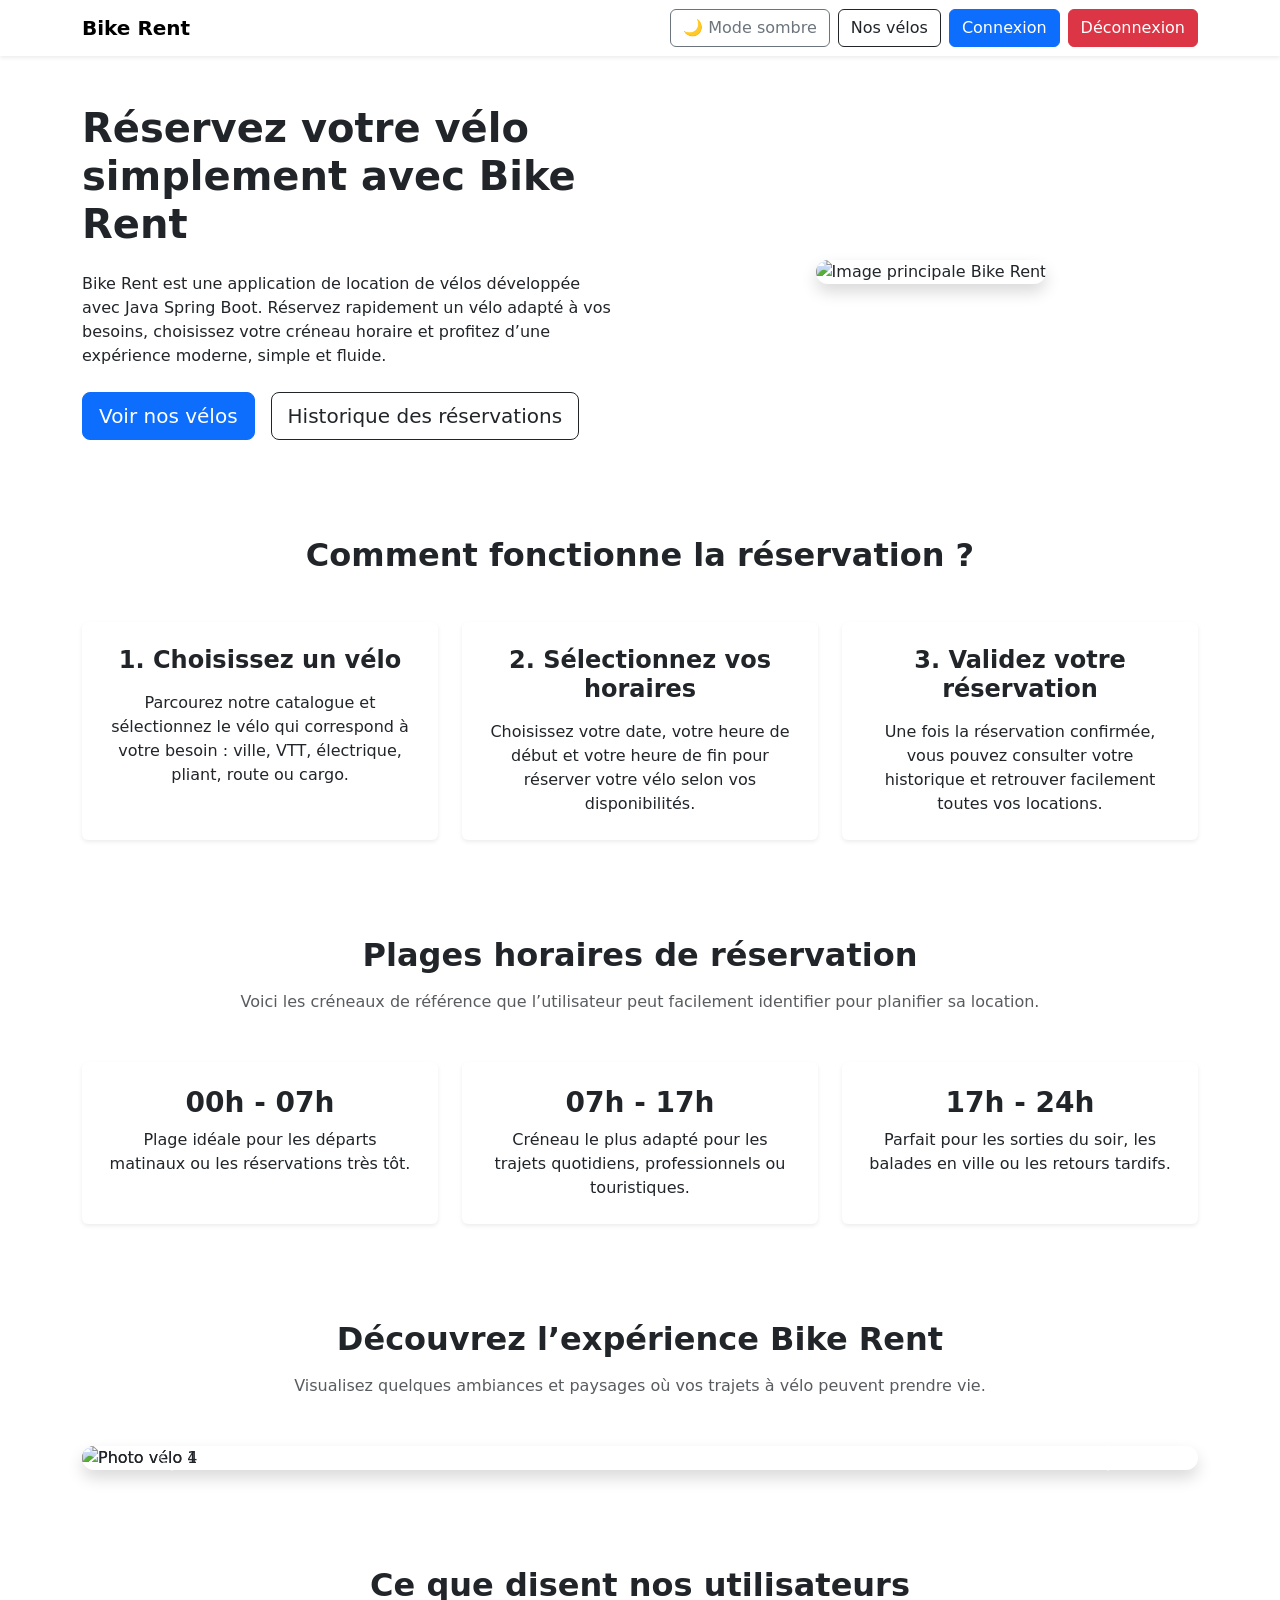
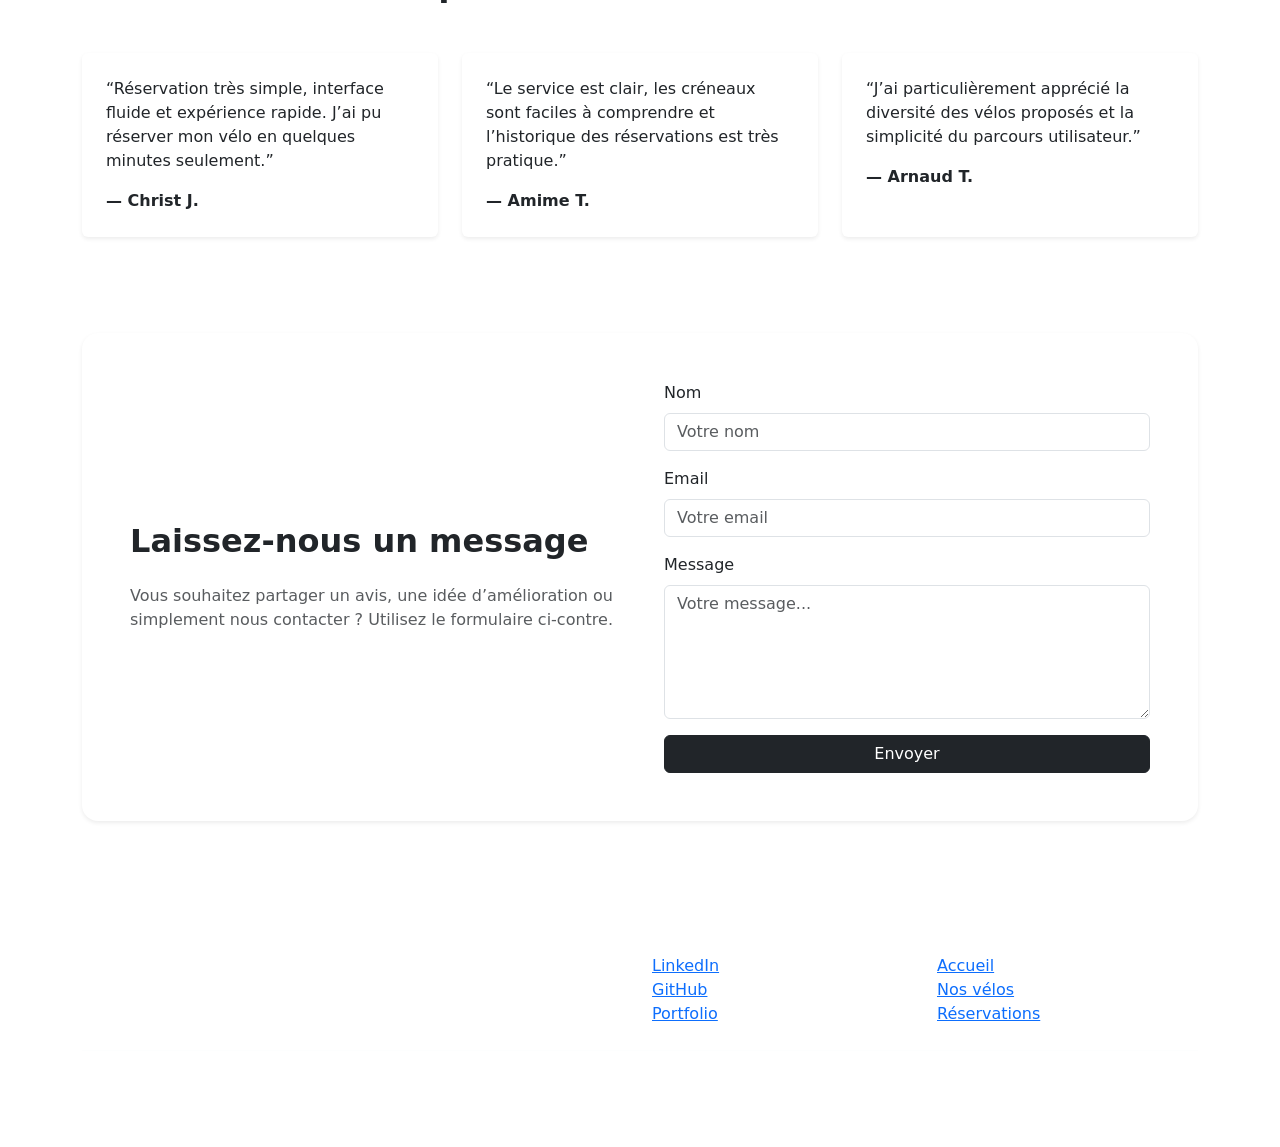
<file: src/main/resources/templates/index.html>
<!DOCTYPE html>
<!DOCTYPE html>

<html
        xmlns:th="http://www.thymeleaf.org"
        xmlns:sec="http://www.thymeleaf.org/extras/spring-security"
        lang="fr">
    <head>
        <meta charset="UTF-8">
        <meta name="viewport" content="width=device-width, initial-scale=1.0">
        <title>Bike Rent - Accueil</title>

        <!-- Bootstrap -->
        <link href="https://cdn.jsdelivr.net/npm/bootstrap@5.3.0/dist/css/bootstrap.min.css" rel="stylesheet">

        <!-- CSS principal -->
        <link rel="stylesheet" th:href="@{/css/style.css}">

        <!-- Favicon -->
        <link rel="icon" type="image/png" th:href="@{/images/favicon.png}">
    </head>

    <body id="pageBody">
        <!-- Barre du haut -->
        <nav class="navbar navbar-expand-lg navbar-light bg-white shadow-sm">
            <div class="container">
                <!-- Logo / nom -->
                <a class="navbar-brand fw-bold" href="/">Bike Rent</a>

                <div class="d-flex align-items-center gap-2">

                    <!-- Bouton thème à gauche -->
                    <button id="themeToggle" class="btn btn-outline-secondary">
                        🌙 Mode sombre
                    </button>

                    <!-- Bouton Nos vélos -->
                    <a href="/bikes" class="btn btn-outline-dark">
                        Nos vélos
                    </a>

                    <!-- Bouton connexion si non connecté -->
                    <a sec:authorize="!isAuthenticated()"
                       th:href="@{/login}"
                       class="btn btn-primary">
                        Connexion
                    </a>

                    <!-- Bouton déconnexion si connecté -->
                    <form sec:authorize="isAuthenticated()"
                          th:action="@{/logout}"
                          method="post"
                          style="display:inline;">
                        <button type="submit" class="btn btn-danger">
                            Déconnexion
                        </button>
                    </form>
                </div>
            </div>
        </nav>

        <!-- HERO -->
        <section class="hero-section py-5">
            <div class="container">
                <div class="row align-items-center g-5">

                    <!-- Partie texte -->
                    <div class="col-lg-6">
                        <h1 class="hero-title fw-bold mb-4">
                            Réservez votre vélo simplement avec Bike Rent
                        </h1>

                        <p class="hero-text mb-4">
                            Bike Rent est une application de location de vélos développée avec Java Spring Boot.
                            Réservez rapidement un vélo adapté à vos besoins, choisissez votre créneau horaire
                            et profitez d’une expérience moderne, simple et fluide.
                        </p>

                        <div class="d-flex flex-wrap gap-3">
                            <a href="/bikes" class="btn btn-primary btn-lg">
                                Voir nos vélos
                            </a>

                            <a href="/reservations" class="btn btn-outline-dark btn-lg">
                                Historique des réservations
                            </a>
                        </div>
                    </div>

                    <!-- Partie image -->
                    <div class="col-lg-6 text-center">
                        <img th:src="@{/images/bike-0.jpg}"
                             alt="Image principale Bike Rent"
                             class="img-fluid rounded-4 shadow hero-image">
                    </div>
                </div>
            </div>
        </section>

        <!-- COMMENT ÇA MARCHE -->
        <section class="py-5 section-soft">
            <div class="container">
                <h2 class="text-center fw-bold mb-5">Comment fonctionne la réservation ?</h2>

                <div class="row g-4">
                    <div class="col-md-4">
                        <div class="card custom-card h-100 text-center p-4 border-0 shadow-sm">
                            <h3 class="h4 fw-bold mb-3">1. Choisissez un vélo</h3>
                            <p class="mb-0">
                                Parcourez notre catalogue et sélectionnez le vélo qui correspond à votre besoin :
                                ville, VTT, électrique, pliant, route ou cargo.
                            </p>
                        </div>
                    </div>

                    <div class="col-md-4">
                        <div class="card custom-card h-100 text-center p-4 border-0 shadow-sm">
                            <h3 class="h4 fw-bold mb-3">2. Sélectionnez vos horaires</h3>
                            <p class="mb-0">
                                Choisissez votre date, votre heure de début et votre heure de fin
                                pour réserver votre vélo selon vos disponibilités.
                            </p>
                        </div>
                    </div>

                    <div class="col-md-4">
                        <div class="card custom-card h-100 text-center p-4 border-0 shadow-sm">
                            <h3 class="h4 fw-bold mb-3">3. Validez votre réservation</h3>
                            <p class="mb-0">
                                Une fois la réservation confirmée, vous pouvez consulter votre historique
                                et retrouver facilement toutes vos locations.
                            </p>
                        </div>
                    </div>
                </div>
            </div>
        </section>

        <!-- PLAGES HORAIRES -->
        <section class="py-5">
            <div class="container">
                <h2 class="text-center fw-bold mb-3">Plages horaires de réservation</h2>
                <p class="text-center text-muted mb-5">
                    Voici les créneaux de référence que l’utilisateur peut facilement identifier pour planifier sa location.
                </p>

                <div class="row g-4">
                    <div class="col-md-4">
                        <div class="card custom-card h-100 text-center p-4 border-0 shadow-sm">
                            <h3 class="fw-bold">00h - 07h</h3>
                            <p class="mb-0">Plage idéale pour les départs matinaux ou les réservations très tôt.</p>
                        </div>
                    </div>

                    <div class="col-md-4">
                        <div class="card custom-card h-100 text-center p-4 border-0 shadow-sm">
                            <h3 class="fw-bold">07h - 17h</h3>
                            <p class="mb-0">Créneau le plus adapté pour les trajets quotidiens, professionnels ou touristiques.</p>
                        </div>
                    </div>

                    <div class="col-md-4">
                        <div class="card custom-card h-100 text-center p-4 border-0 shadow-sm">
                            <h3 class="fw-bold">17h - 24h</h3>
                            <p class="mb-0">Parfait pour les sorties du soir, les balades en ville ou les retours tardifs.</p>
                        </div>
                    </div>
                </div>
            </div>
        </section>

        <!-- CARROUSEL -->
        <section class="py-5 section-soft">
            <div class="container">
                <h2 class="text-center fw-bold mb-3">Découvrez l’expérience Bike Rent</h2>
                <p class="text-center text-muted mb-5">
                    Visualisez quelques ambiances et paysages où vos trajets à vélo peuvent prendre vie.
                </p>

                <div id="bikeCarousel" class="carousel slide" data-bs-ride="carousel">
                    <div class="carousel-inner rounded-4 shadow overflow-hidden">

                        <!-- Slide 1 -->
                        <div class="carousel-item active">
                            <img th:src="@{/images/bike-1.jpg}"
                                 class="d-block w-100 carousel-custom-image"
                                 alt="Photo vélo 1">
                        </div>

                        <!-- Slide 2 -->
                        <div class="carousel-item">
                            <img th:src="@{/images/bike-2.jpg}"
                                 class="d-block w-100 carousel-custom-image"
                                 alt="Photo vélo 2">
                        </div>

                        <!-- Slide 3 -->
                        <div class="carousel-item">
                            <img th:src="@{/images/bike-3.jpg}"
                                 class="d-block w-100 carousel-custom-image"
                                 alt="Photo vélo 3">
                        </div>

                        <div th:class="carousel-item">
                            <img th:src="@{/images/bike-0.jpg}"
                                 class="d-block w-100 carousel-custom-image"
                                 alt="Photo vélo 4">
                        </div>
                    </div>

                    <button class="carousel-control-prev" type="button" data-bs-target="#bikeCarousel" data-bs-slide="prev">
                        <span class="carousel-control-prev-icon"></span>
                        <span class="visually-hidden">Précédent</span>
                    </button>

                    <button class="carousel-control-next" type="button" data-bs-target="#bikeCarousel" data-bs-slide="next">
                        <span class="carousel-control-next-icon"></span>
                        <span class="visually-hidden">Suivant</span>
                    </button>
                </div>
            </div>
        </section>

        <!-- TÉMOIGNAGES -->
        <section class="py-5">
            <div class="container">
                <h2 class="text-center fw-bold mb-5">Ce que disent nos utilisateurs</h2>

                <div class="row g-4">
                    <div class="col-md-4">
                        <div class="card custom-card h-100 p-4 border-0 shadow-sm">
                            <p class="testimonial-text">
                                “Réservation très simple, interface fluide et expérience rapide.
                                J’ai pu réserver mon vélo en quelques minutes seulement.”
                            </p>
                            <p class="fw-bold mb-0">— Christ J.</p>
                        </div>
                    </div>

                    <div class="col-md-4">
                        <div class="card custom-card h-100 p-4 border-0 shadow-sm">
                            <p class="testimonial-text">
                                “Le service est clair, les créneaux sont faciles à comprendre
                                et l’historique des réservations est très pratique.”
                            </p>
                            <p class="fw-bold mb-0">— Amime T.</p>
                        </div>
                    </div>

                    <div class="col-md-4">
                        <div class="card custom-card h-100 p-4 border-0 shadow-sm">
                            <p class="testimonial-text">
                                “J’ai particulièrement apprécié la diversité des vélos proposés
                                et la simplicité du parcours utilisateur.”
                            </p>
                            <p class="fw-bold mb-0">— Arnaud T.</p>
                        </div>
                    </div>
                </div>
            </div>
        </section>

        <!-- CONTACT -->
        <section class="py-5 section-soft">
            <div class="container">
                <div class="contact-box rounded-4 shadow-sm p-4 p-lg-5 bg-white">
                    <div class="row align-items-center g-5">

                        <div class="col-lg-6">
                            <h2 class="fw-bold mb-4">Laissez-nous un message</h2>
                            <p class="mb-0 text-muted">
                                Vous souhaitez partager un avis, une idée d’amélioration ou simplement nous contacter ?
                                Utilisez le formulaire ci-contre.
                            </p>
                        </div>

                        <div class="col-lg-6">
                            <!--Formspree : "https://formspree.io/f/xykggrjv"-->
                            <form action="https://formspree.io/f/xykggrjv" method="POST" id="contactForm">

                                <div class="mb-3">
                                    <label for="name" class="form-label">Nom</label>
                                    <input type="text" class="form-control" id="name" name="name" placeholder="Votre nom" required>
                                </div>

                                <div class="mb-3">
                                    <label for="email" class="form-label">Email</label>
                                    <input type="email" class="form-control" id="email" name="email" placeholder="Votre email" required>
                                </div>

                                <div class="mb-3">
                                    <label for="message" class="form-label">Message</label>
                                    <textarea class="form-control" id="message" name="message" rows="5" placeholder="Votre message..." required></textarea>
                                </div>

                                <button type="submit" class="btn btn-dark w-100">
                                    Envoyer
                                </button>
                            </form>
                        </div>
                    </div>
                </div>
            </div>
        </section>

        <!-- FOOTER -->
        <footer class="footer-custom text-white py-5">
            <div class="container">
                <div class="row g-4">

                    <div class="col-md-6">
                        <h4 class="fw-bold">Bike Rent</h4>
                        <p class="mb-0">
                            Une application de réservation de vélos développée avec Java Spring Boot,
                            pensée pour offrir une expérience simple, moderne et agréable.
                        </p>
                    </div>

                    <div class="col-md-3">
                        <h4 class="fw-bold">Mes liens</h4>
                        <ul class="list-unstyled mb-0">
                            <li>
                                <a href="https://www.linkedin.com/in/francis-tabora-afata" target="_blank" class="footer-link">
                                    LinkedIn
                                </a>
                            </li>
                            <li>
                                <a href="https://github.com/Stuna123" target="_blank" class="footer-link">
                                    GitHub
                                </a>
                            </li>
                            <li>
                                <a href="https://portfolioftab.netlify.app/" target="_blank" class="footer-link">
                                    Portfolio
                                </a>
                            </li>
                        </ul>
                    </div>

                    <div class="col-md-3">
                        <h4 class="fw-bold">Navigation</h4>
                        <ul class="list-unstyled mb-0">
                            <li><a href="/" class="footer-link">Accueil</a></li>
                            <li><a href="/bikes" class="footer-link">Nos vélos</a></li>
                            <li><a href="/reservations" class="footer-link">Réservations</a></li>
                        </ul>
                    </div>
                </div>

                <hr class="border-light my-4">

                <div class="text-center">
                    <p class="mb-0">
                        © 2026 Bike Rent — Designed and developed by <strong>Francis Tabora</strong>.
                    </p>
                </div>
            </div>
        </footer>

        <!-- Bootstrap JS -->
        <script src="https://cdn.jsdelivr.net/npm/bootstrap@5.3.0/dist/js/bootstrap.bundle.min.js"></script>

        <!-- Script formulaire -->
        <script>
            const contactForm = document.getElementById("contactForm");

            contactForm.addEventListener("submit", function () {
                setTimeout(() => {
                    contactForm.reset();
                }, 500);
            });
        </script>

        <!-- Script thème -->
        <script th:src="@{/js/theme.js}"></script>

    </body>
</html>
</file>
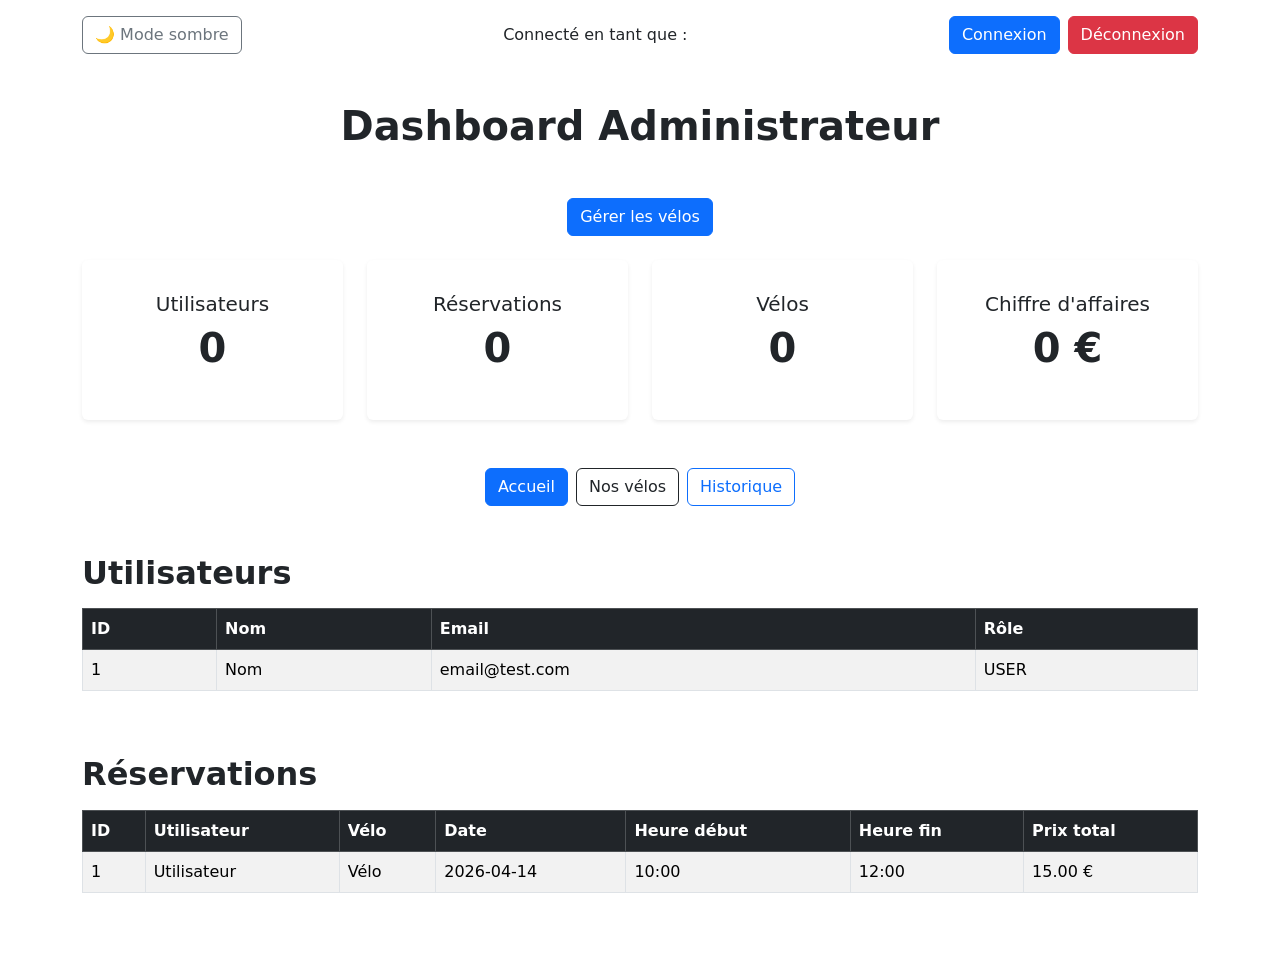
<file: src/main/resources/templates/admin-dashboard.html>
<!DOCTYPE html>
<html
        xmlns:th="http://www.thymeleaf.org"
        xmlns:sec="http://www.thymeleaf.org/extras/spring-security"
        lang="fr">
    <head>
        <meta charset="UTF-8">
        <meta name="viewport" content="width=device-width, initial-scale=1.0">
        <title>Dashboard Admin</title>

        <!-- Bootstrap -->
        <link href="https://cdn.jsdelivr.net/npm/bootstrap@5.3.0/dist/css/bootstrap.min.css" rel="stylesheet">

        <!-- CSS principal -->
        <link rel="stylesheet" th:href="@{/css/style.css}">

        <!-- Favicon -->
        <link rel="icon" type="image/png" th:href="@{/images/favicon.png}">
    </head>

    <body id="pageBody">

        <!-- Barre du haut -->
        <div class="container mt-3">
            <div class="d-flex justify-content-between align-items-center flex-wrap gap-2">

                <!-- Gauche : thème -->
                <div>
                    <button id="themeToggle" class="btn btn-outline-secondary">
                        🌙 Mode sombre
                    </button>
                </div>

                <!-- Centre : utilisateur -->
                <div>
                    <span sec:authorize="isAuthenticated()" class="text-dark" id="userStatus">
                        Connecté en tant que :
                        <strong sec:authentication="name"></strong>
                    </span>
                </div>

                <!-- Droite : session -->
                <div class="d-flex gap-2">
                    <a sec:authorize="!isAuthenticated()"
                       th:href="@{/login}"
                       class="btn btn-primary">
                        Connexion
                    </a>

                    <form sec:authorize="isAuthenticated()"
                          th:action="@{/logout}"
                          method="post"
                          style="display:inline;">
                        <button type="submit" class="btn btn-danger">
                            Déconnexion
                        </button>
                    </form>
                </div>
            </div>
        </div>

        <div class="container py-5">
            <h1 class="text-center fw-bold mb-5">Dashboard Administrateur</h1>
            <div class="text-center mb-4">
                <a class="btn btn-primary" th:href="@{/admin/bikes}">
                    Gérer les vélos
                </a>
            </div>

            <!-- Cartes statistiques -->
            <div class="row g-4 mb-5">
                <div class="col-md-6 col-lg-3">
                    <div class="card custom-card border-0 shadow-sm text-center p-3 h-100">
                        <div class="card-body">
                            <h5 class="card-title">Utilisateurs</h5>
                            <p class="display-6 fw-semibold" th:text="${totalUsers}">0</p>
                        </div>
                    </div>
                </div>

                <div class="col-md-6 col-lg-3">
                    <div class="card custom-card border-0 shadow-sm text-center p-3 h-100">
                        <div class="card-body">
                            <h5 class="card-title">Réservations</h5>
                            <p class="display-6 fw-semibold" th:text="${totalReservations}">0</p>
                        </div>
                    </div>
                </div>

                <div class="col-md-6 col-lg-3">
                    <div class="card custom-card border-0 shadow-sm text-center p-3 h-100">
                        <div class="card-body">
                            <h5 class="card-title">Vélos</h5>
                            <p class="display-6 fw-semibold" th:text="${totalBikes}">0</p>
                        </div>
                    </div>
                </div>

                <div class="col-md-6 col-lg-3">
                    <div class="card custom-card border-0 shadow-sm text-center p-3 h-100">
                        <div class="card-body">
                            <h5 class="card-title">Chiffre d'affaires</h5>
                            <p class="display-6 fw-semibold" th:text="${totalRevenue} + ' €'">0 €</p>
                        </div>
                    </div>
                </div>
            </div>

            <!-- Actions -->
            <div class="d-flex justify-content-center flex-wrap gap-2 mb-5">
                <a href="/" class="btn btn-primary">Accueil</a>
                <a href="/bikes" class="btn btn-outline-dark">Nos vélos</a>
                <a href="/reservations" class="btn btn-outline-primary">Historique</a>
            </div>

            <!-- Tableau utilisateurs -->
            <div class="mb-5">
                <h2 class="fw-bold mb-3">Utilisateurs</h2>
                <div class="table-responsive">
                    <table class="table table-bordered table-striped align-middle">
                        <thead class="table-dark">
                        <tr>
                            <th>ID</th>
                            <th>Nom</th>
                            <th>Email</th>
                            <th>Rôle</th>
                        </tr>
                        </thead>
                        <tbody>
                        <tr th:each="user : ${users}">
                            <td th:text="${user.id}">1</td>
                            <td th:text="${user.name}">Nom</td>
                            <td th:text="${user.email}">email@test.com</td>
                            <td th:text="${user.role}">USER</td>
                        </tr>
                        </tbody>
                    </table>
                </div>
            </div>

            <!-- Tableau réservations -->
            <div>
                <h2 class="fw-bold mb-3">Réservations</h2>
                <div class="table-responsive">
                    <table class="table table-bordered table-striped table-hover align-middle">
                        <thead class="table-dark">
                        <tr>
                            <th>ID</th>
                            <th>Utilisateur</th>
                            <th>Vélo</th>
                            <th>Date</th>
                            <th>Heure début</th>
                            <th>Heure fin</th>
                            <th>Prix total</th>
                        </tr>
                        </thead>
                        <tbody>
                        <tr th:each="reservation : ${reservations}">
                            <td th:text="${reservation.id}">1</td>
                            <td th:text="${reservation.user != null ? reservation.user.name : 'Utilisateur inconnu'}">Utilisateur</td>
                            <td th:text="${reservation.bike != null ? reservation.bike.name : 'Vélo inconnu'}">Vélo</td>
                            <td th:text="${reservation.startDate}">2026-04-14</td>
                            <td th:text="${reservation.startTime}">10:00</td>
                            <td th:text="${reservation.endTime}">12:00</td>
                            <td th:text="${reservation.totalPrice} + ' €'">15.00 €</td>
                        </tr>
                        </tbody>
                    </table>
                </div>
            </div>
        </div>

        <!-- Bootstrap JS -->
        <script src="https://cdn.jsdelivr.net/npm/bootstrap@5.3.0/dist/js/bootstrap.bundle.min.js"></script>

        <!-- Script thème -->
        <script th:src="@{/js/theme.js}"></script>

    </body>
</html>
</file>
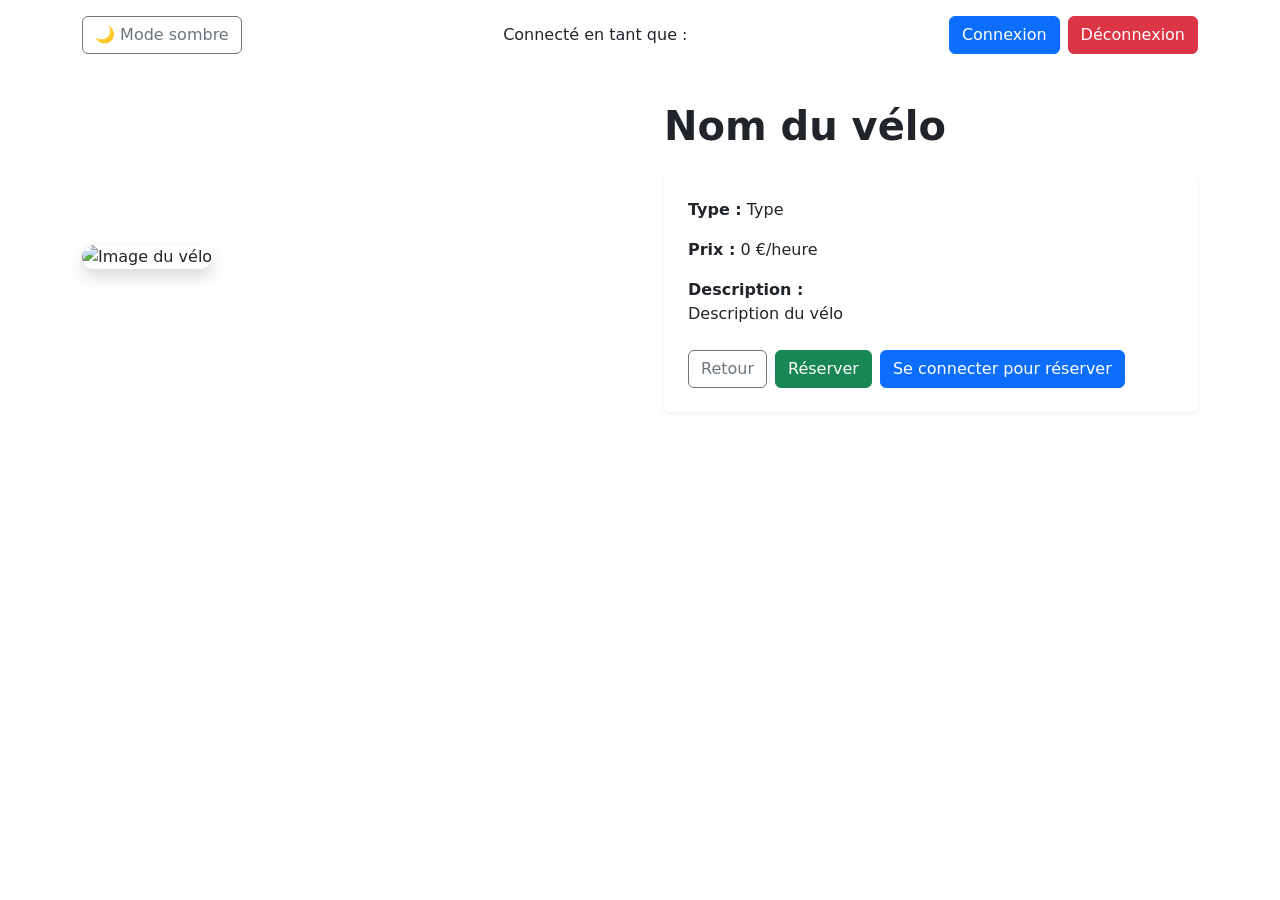
<file: src/main/resources/templates/bike-details.html>
<!DOCTYPE html>
<html
        xmlns:th="http://www.thymeleaf.org"
        xmlns:sec="http://www.thymeleaf.org/extras/spring-security"
        lang="fr">
    <head>
        <meta charset="UTF-8">
        <meta name="viewport" content="width=device-width, initial-scale=1.0">
        <title>Détail du vélo</title>

        <!-- Bootstrap -->
        <link href="https://cdn.jsdelivr.net/npm/bootstrap@5.3.0/dist/css/bootstrap.min.css" rel="stylesheet">

        <!-- CSS principal -->
        <link rel="stylesheet" th:href="@{/css/style.css}">

        <!-- Favicon -->
        <link rel="icon" type="image/png" th:href="@{/images/favicon.png}">
    </head>

    <body id="pageBody">
        <!-- Barre du haut -->
        <div class="container mt-3">
            <div class="d-flex justify-content-between align-items-center flex-wrap gap-2">

                <!-- Gauche : thème -->
                <div>
                    <button id="themeToggle" class="btn btn-outline-secondary">
                        🌙 Mode sombre
                    </button>
                </div>

                <!-- Centre : utilisateur connecté -->
                <div>
                    <span sec:authorize="isAuthenticated()" class="text-dark" id="userStatus">
                        Connecté en tant que :
                        <strong sec:authentication="name"></strong>
                    </span>
                </div>

                <!-- Droite : connexion / déconnexion -->
                <div class="d-flex gap-2">
                    <a sec:authorize="!isAuthenticated()"
                       th:href="@{/login}"
                       class="btn btn-primary">
                        Connexion
                    </a>

                    <form sec:authorize="isAuthenticated()"
                          th:action="@{/logout}"
                          method="post"
                          style="display:inline;">
                        <button type="submit" class="btn btn-danger">
                            Déconnexion
                        </button>
                    </form>
                </div>
            </div>
        </div>

        <div class="container py-5">
            <div class="row g-5 align-items-center">

                <!-- Image -->
                <div class="col-lg-6">
                    <img th:src="@{/images/{img}(img=${bike.imageName})}"
                         alt="Image du vélo"
                         class="img-fluid rounded-4 shadow"
                         style="width: 100%; max-height: 450px; object-fit: cover;">
                </div>

                <!-- Infos -->
                <div class="col-lg-6">
                    <h1 class="fw-bold mb-4" th:text="${bike.name}">Nom du vélo</h1>

                    <div class="card custom-card border-0 shadow-sm p-4">
                        <p class="mb-3">
                            <strong>Type :</strong>
                            <span th:text="${bike.type}">Type</span>
                        </p>

                        <p class="mb-3">
                            <strong>Prix :</strong>
                            <span th:text="${bike.hourlyPrice}">0</span> €/heure
                        </p>

                        <p class="mb-4">
                            <strong>Description :</strong><br>
                            <span th:text="${bike.description}">Description du vélo</span>
                        </p>

                        <!-- Actions -->
                        <div class="d-flex flex-wrap gap-2">
                            <a href="/bikes" class="btn btn-outline-secondary">
                                Retour
                            </a>

                            <a sec:authorize="isAuthenticated()"
                               th:href="@{/reserve/{id}(id=${bike.id})}"
                               class="btn btn-success">
                                Réserver
                            </a>

                            <a sec:authorize="!isAuthenticated()"
                               th:href="@{/login}"
                               class="btn btn-primary">
                                Se connecter pour réserver
                            </a>
                        </div>
                    </div>
                </div>
            </div>
        </div>

        <!-- Bootstrap JS -->
        <script src="https://cdn.jsdelivr.net/npm/bootstrap@5.3.0/dist/js/bootstrap.bundle.min.js"></script>

        <!-- Script thème -->
        <script th:src="@{/js/theme.js}"></script>
    </body>
</html>
</file>
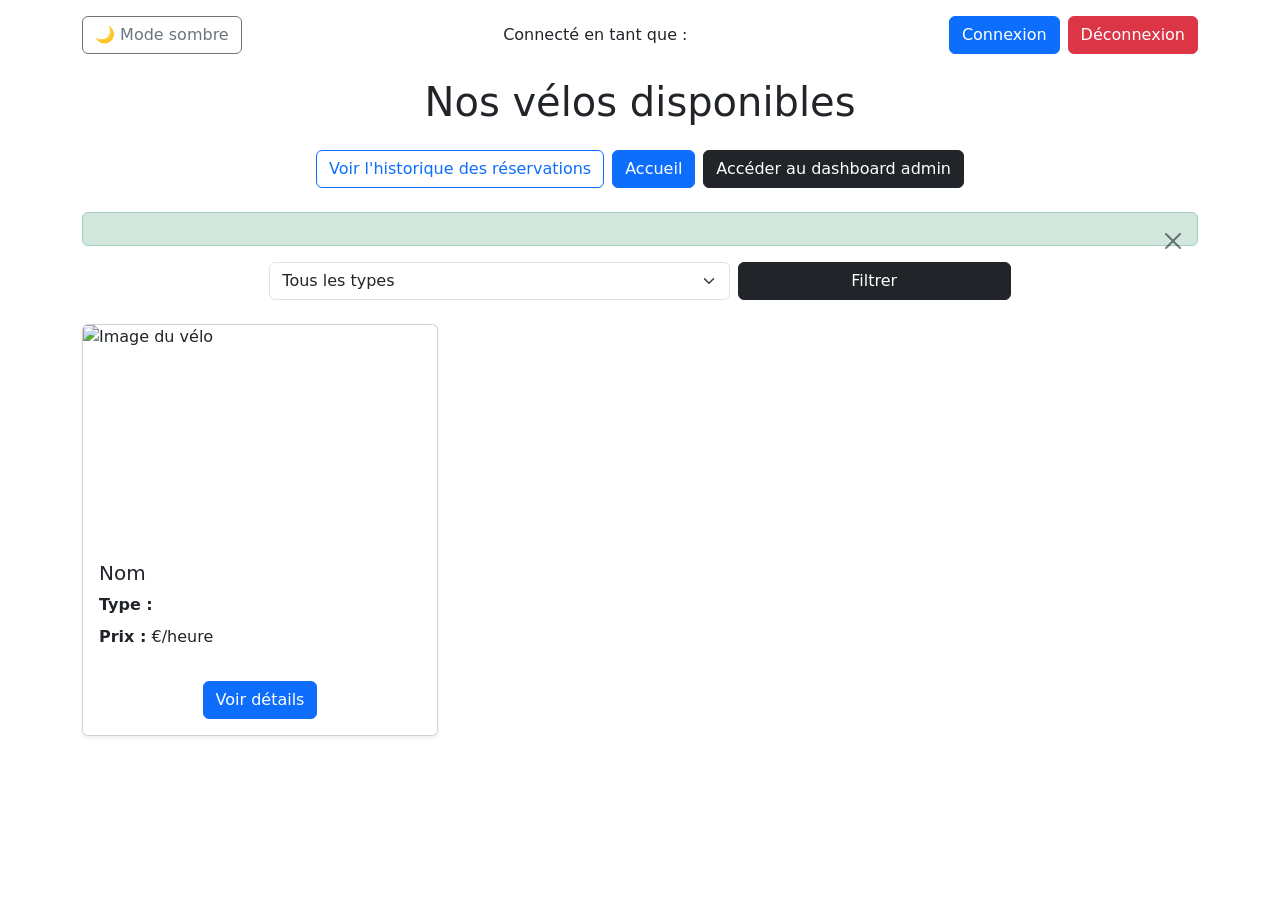
<file: src/main/resources/templates/bikes.html>
<!DOCTYPE html>
<html
        xmlns:th="http://www.thymeleaf.org"
        xmlns:sec="http://www.thymeleaf.org/extras/spring-security"
        lang="fr">
<head>
    <meta charset="UTF-8">
    <meta name="viewport" content="width=device-width, initial-scale=1.0">
    <title>Nos vélos</title>

    <!-- Bootstrap -->
    <link href="https://cdn.jsdelivr.net/npm/bootstrap@5.3.0/dist/css/bootstrap.min.css" rel="stylesheet">

    <!-- CSS principal -->
    <link rel="stylesheet" th:href="@{/css/style.css}">

    <!-- Favicon -->
    <link rel="icon" type="image/png" th:href="@{/images/favicon.png}">
</head>

    <body id="pageBody">

        <!-- Barre du haut -->
        <div class="container mt-3">
            <div class="d-flex justify-content-between align-items-center flex-wrap gap-2">

                <!-- Partie gauche : bouton thème -->
                <div>
                    <button id="themeToggle" class="btn btn-outline-secondary">
                        🌙 Mode sombre
                    </button>
                </div>

                <!-- Partie centre : utilisateur connecté -->
                <div>
                    <span sec:authorize="isAuthenticated()" class="text-dark" id="userStatus">
                        Connecté en tant que :
                        <strong sec:authentication="name"></strong>
                    </span>
                </div>

                <!-- Partie droite : connexion / déconnexion -->
                <div class="d-flex gap-2">
                    <a sec:authorize="!isAuthenticated()"
                       th:href="@{/login}"
                       class="btn btn-primary">
                        Connexion
                    </a>

                    <form sec:authorize="isAuthenticated()"
                          th:action="@{/logout}"
                          method="post"
                          style="display:inline;">
                        <button type="submit" class="btn btn-danger">
                            Déconnexion
                        </button>
                    </form>
                </div>
            </div>
        </div>

        <div class="container mt-4">
            <!-- Titre -->
            <h1 class="text-center mb-4">Nos vélos disponibles</h1>

            <!-- Boutons d'action -->
            <div class="d-flex justify-content-center flex-wrap gap-2 mb-4">

                <a href="/reservations" class="btn btn-outline-primary">
                    Voir l'historique des réservations
                </a>

                <a href="/" class="btn btn-primary">
                    Accueil
                </a>

                <a sec:authorize="hasRole('ADMIN')"
                   th:href="@{/admin/dashboard}"
                   class="btn btn-dark">
                    Accéder au dashboard admin
                </a>
            </div>

            <!-- Message succès -->
            <div th:if="${successMessage}"
                 class="alert alert-success alert-dismissible fade show"
                 role="alert">
                <span th:text="${successMessage}"></span>
                <button type="button" class="btn-close" data-bs-dismiss="alert" aria-label="Close"></button>
            </div>

            <!-- Filtre -->
            <form method="get" action="/bikes" class="row g-2 mb-4 justify-content-center">
                <div class="col-md-5">
                    <select name="type" class="form-select">
                        <option value="">Tous les types</option>
                        <option value="Ville">Ville</option>
                        <option value="VTT">VTT</option>
                        <option value="Électrique">Électrique</option>
                        <option value="Pliant">Pliant</option>
                        <option value="Route">Route</option>
                        <option value="Cargo">Cargo</option>
                    </select>
                </div>

                <div class="col-md-3">
                    <button type="submit" class="btn btn-dark w-100">
                        Filtrer
                    </button>
                </div>
            </form>

            <!-- Liste vélos -->
            <div class="row">
                <div class="col-md-4 mb-4" th:each="bike : ${bikes}">
                    <div class="card h-100 shadow-sm">

                        <!-- Image -->
                        <img th:src="@{/images/{img}(img=${bike.imageName})}"
                             class="card-img-top"
                             alt="Image du vélo"
                             style="height: 220px; object-fit: cover;">

                        <div class="card-body d-flex flex-column">
                            <h5 class="card-title" th:text="${bike.name}">Nom</h5>

                            <p class="card-text mb-2">
                                <strong>Type :</strong>
                                <span th:text="${bike.type}"></span>
                            </p>

                            <p class="card-text mb-2">
                                <strong>Prix :</strong>
                                <span th:text="${bike.hourlyPrice}"></span> €/heure
                            </p>

                            <p class="card-text" th:text="${bike.description}"></p>
                        </div>

                        <div class="card-footer text-center bg-white border-0 pb-3">
                            <a th:href="@{/bikes/{id}(id=${bike.id})}" class="btn btn-primary">
                                Voir détails
                            </a>
                        </div>
                    </div>
                </div>
            </div>
        </div>

        <!-- Bootstrap JS -->
        <script src="https://cdn.jsdelivr.net/npm/bootstrap@5.3.0/dist/js/bootstrap.bundle.min.js"></script>

        <!-- Script thème -->
        <script th:src="@{/js/theme.js}"></script>

    </body>
</html>
</file>
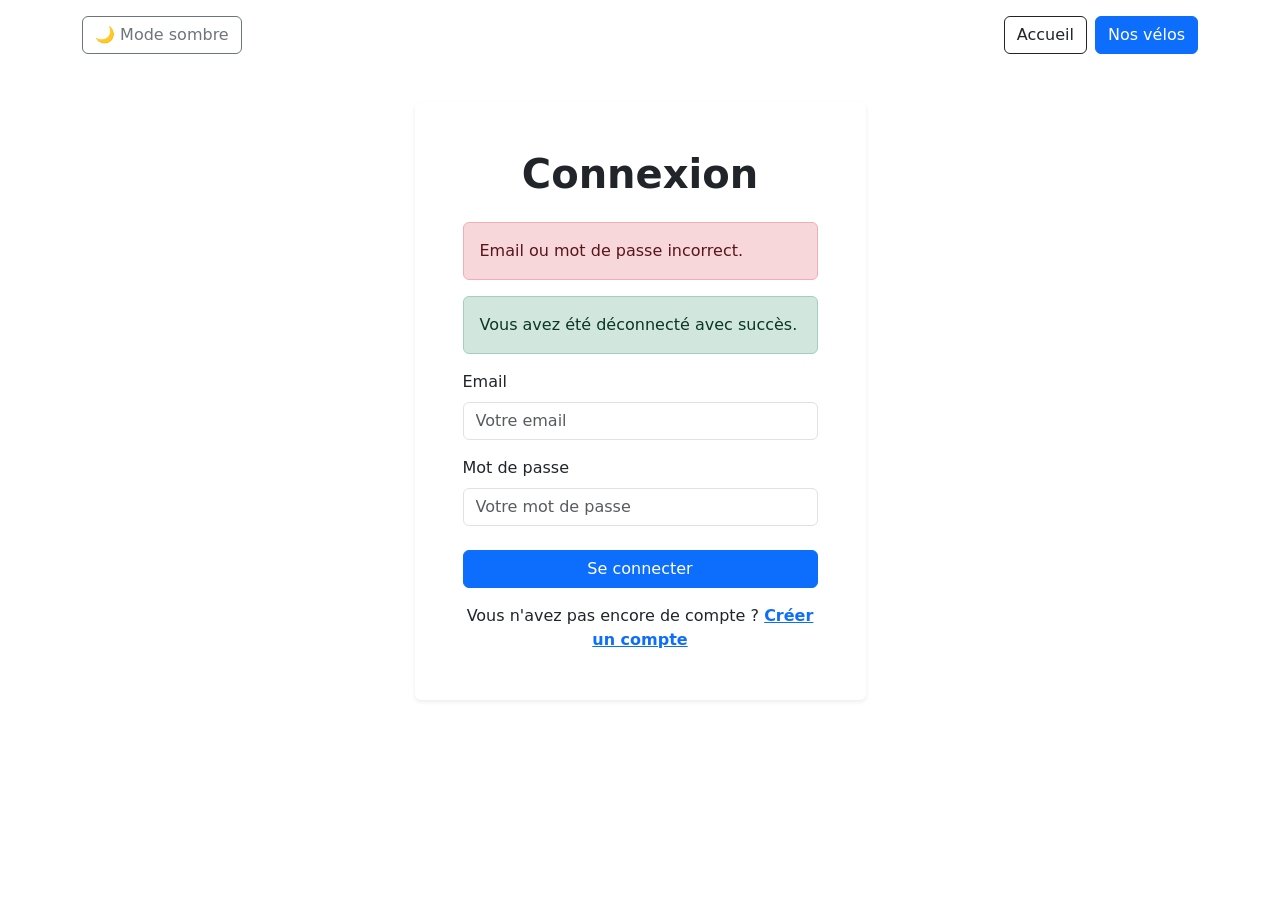
<file: src/main/resources/templates/login.html>
<!DOCTYPE html>
<html
        xmlns:th="http://www.thymeleaf.org"
        xmlns:sec="http://www.thymeleaf.org/extras/spring-security"
        lang="fr">
    <head>
        <meta charset="UTF-8">
        <meta name="viewport" content="width=device-width, initial-scale=1.0">
        <title>Connexion</title>

        <!-- Bootstrap -->
        <link href="https://cdn.jsdelivr.net/npm/bootstrap@5.3.0/dist/css/bootstrap.min.css" rel="stylesheet">

        <!-- CSS principal -->
        <link rel="stylesheet" th:href="@{/css/style.css}">

        <!-- Favicon -->
        <link rel="icon" type="image/png" th:href="@{/images/favicon.png}">
    </head>

    <body id="pageBody">
        <!-- Barre du haut -->
        <div class="container mt-3">
            <div class="d-flex justify-content-between align-items-center flex-wrap gap-2">

                <!-- Gauche : thème -->
                <div>
                    <button id="themeToggle" class="btn btn-outline-secondary">
                        🌙 Mode sombre
                    </button>
                </div>

                <!-- Centre -->
                <div></div>

                <!-- Droite -->
                <div class="d-flex gap-2">
                    <a href="/" class="btn btn-outline-dark">Accueil</a>
                    <a href="/bikes" class="btn btn-primary">Nos vélos</a>
                </div>
            </div>
        </div>

        <div class="container py-5">
            <div class="row justify-content-center">
                <div class="col-md-8 col-lg-5">

                    <div class="card custom-card border-0 shadow-sm p-4 p-md-5">
                        <h1 class="text-center fw-bold mb-4">Connexion</h1>

                        <!-- Message d'erreur -->
                        <div th:if="${param.error}" class="alert alert-danger">
                            Email ou mot de passe incorrect.
                        </div>

                        <!-- Message logout -->
                        <div th:if="${param.logout}" class="alert alert-success">
                            Vous avez été déconnecté avec succès.
                        </div>

                        <form th:action="@{/login}" method="post">
                            <div class="mb-3">
                                <label for="username" class="form-label">Email</label>
                                <input type="email"
                                       id="username"
                                       name="username"
                                       class="form-control"
                                       placeholder="Votre email"
                                       required>
                            </div>

                            <div class="mb-4">
                                <label for="password" class="form-label">Mot de passe</label>
                                <input type="password"
                                       id="password"
                                       name="password"
                                       class="form-control"
                                       placeholder="Votre mot de passe"
                                       required>
                            </div>

                            <button type="submit" class="btn btn-primary w-100 mb-3">
                                Se connecter
                            </button>
                        </form>

                        <p class="text-center mb-0">
                            Vous n'avez pas encore de compte ?
                            <a th:href="@{/register}" class="fw-semibold">Créer un compte</a>
                        </p>
                    </div>

                </div>
            </div>
        </div>

        <!-- Bootstrap JS -->
        <script src="https://cdn.jsdelivr.net/npm/bootstrap@5.3.0/dist/js/bootstrap.bundle.min.js"></script>

        <!-- Script thème -->
        <script th:src="@{/js/theme.js}"></script>
    </body>
</html>
</file>
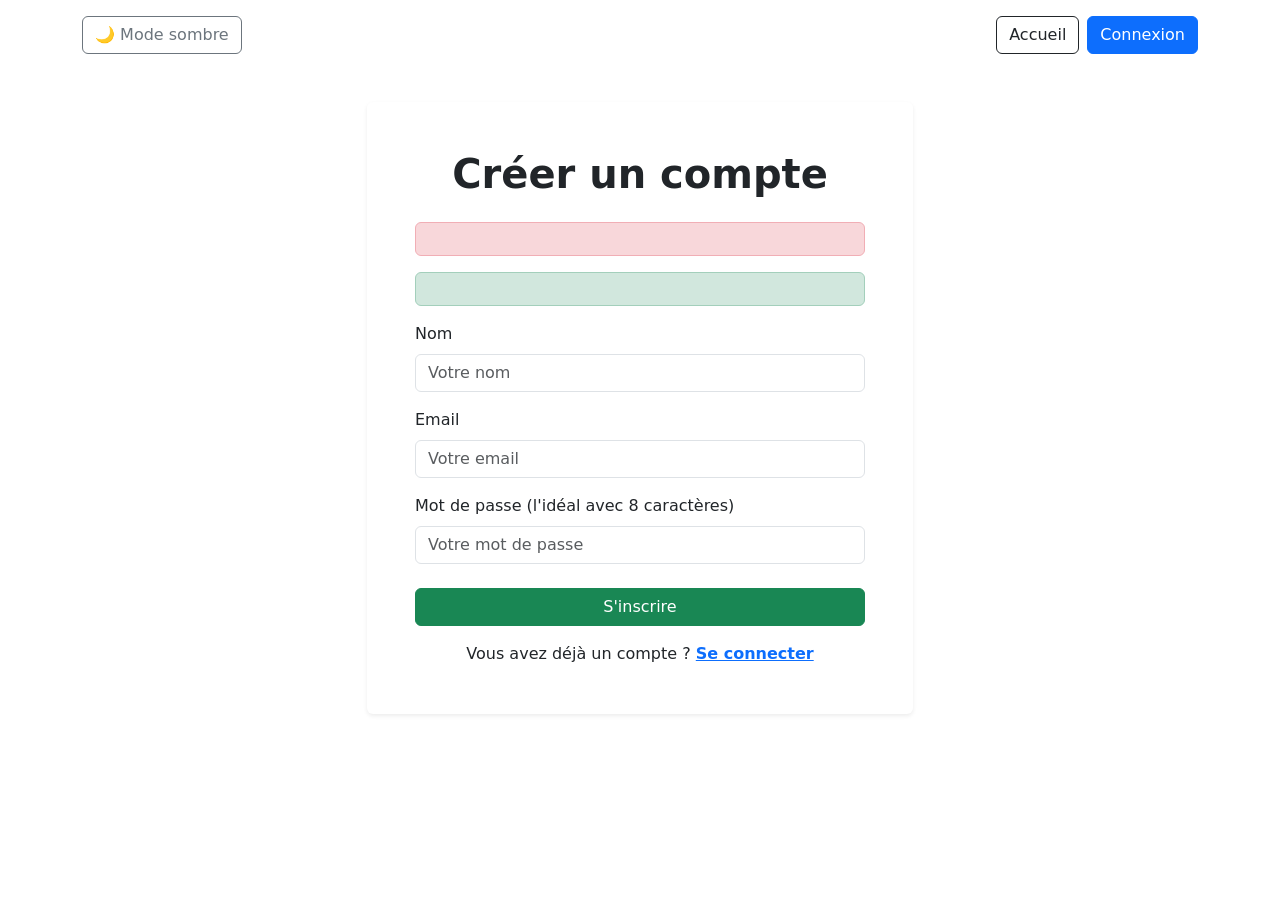
<file: src/main/resources/templates/register.html>
<!DOCTYPE html>
<html xmlns:th="http://www.thymeleaf.org" lang="fr">
    <head>
        <meta charset="UTF-8">
        <meta name="viewport" content="width=device-width, initial-scale=1.0">

        <title>Inscription</title>

        <!--- Bootstrap -->
        <link href="https://cdn.jsdelivr.net/npm/bootstrap@5.3.0/dist/css/bootstrap.min.css" rel="stylesheet">

        <!-- CSS principal -->
        <link rel="stylesheet" th:href="@{/css/style.css}">

        <!-- Favicon -->
        <link rel="icon" type="image/png" th:href="@{/images/favicon.png}">
    </head>

    <body id="pageBody">

        <!-- Barre du haut -->
        <div class="container mt-3">
            <div class="d-flex justify-content-between align-items-center flex-wrap gap-2">

                <!-- Gauche : thème -->
                <div>
                    <button id="themeToggle" class="btn btn-outline-secondary">
                        🌙 Mode sombre
                    </button>
                </div>

                <!-- Droite -->
                <div class="d-flex gap-2">
                    <a href="/" class="btn btn-outline-dark">Accueil</a>
                    <a href="/login" class="btn btn-primary">Connexion</a>
                </div>
            </div>
        </div>

        <div class="container py-5">
            <div class="row justify-content-center">
                <div class="col-md-8 col-lg-6">

                    <div class="card custom-card border-0 shadow-sm p-4 p-md-5">
                        <!-- Titre principal -->
                        <h1 class="text-center fw-bold mb-4">Créer un compte</h1>

                        <!-- Message d'erreur -->
                        <div th:if="${errorMessage}" class="alert alert-danger">
                            <span th:text="${errorMessage}"></span>
                        </div>

                        <!-- Message de succès -->
                        <div th:if="${successMessage}" class="alert alert-success">
                            <span th:text="${successMessage}"></span>
                        </div>

                        <form th:action="@{/register}" th:object="${user}" method="post">
                            <div class="mb-3">
                                <label for="name" class="form-label">Nom</label>
                                <input  type="text"
                                        id="name"
                                        th:field="*{name}"
                                        class="form-control"
                                        placeholder="Votre nom"
                                        required>
                            </div>

                            <div class="mb-3">
                                <label for="email" class="form-label">Email</label>
                                <input type="email"
                                       id="email"
                                       th:field="*{email}"
                                       class="form-control"
                                       placeholder="Votre email"
                                       required>
                            </div>

                            <div class="mb-4">
                                <label for="password" class="form-label"> Mot de passe (l'idéal avec 8 caractères) </label>
                                <input  type="password"
                                        id="password"
                                        th:field="*{password}"
                                        class="form-control"
                                        placeholder="Votre mot de passe"
                                        required>
                            </div>

                            <button type="submit" class="btn btn-success w-100 mb-3">S'inscrire</button>
                        </form>

                        <p class="text-center mb-0">
                            Vous avez déjà un compte ?
                            <a th:href="@{/login}" class="fw-semibold">Se connecter</a>
                        </p>
                    </div>

                </div>
            </div>
        </div>

        <!-- Bootstrap JS -->
        <script src="https://cdn.jsdelivr.net/npm/bootstrap@5.3.0/dist/js/bootstrap.bundle.min.js"></script>

        <!-- Script theme -->
        <script th:src="@{/js/theme.js}"></script>

    </body>
</html>
</file>
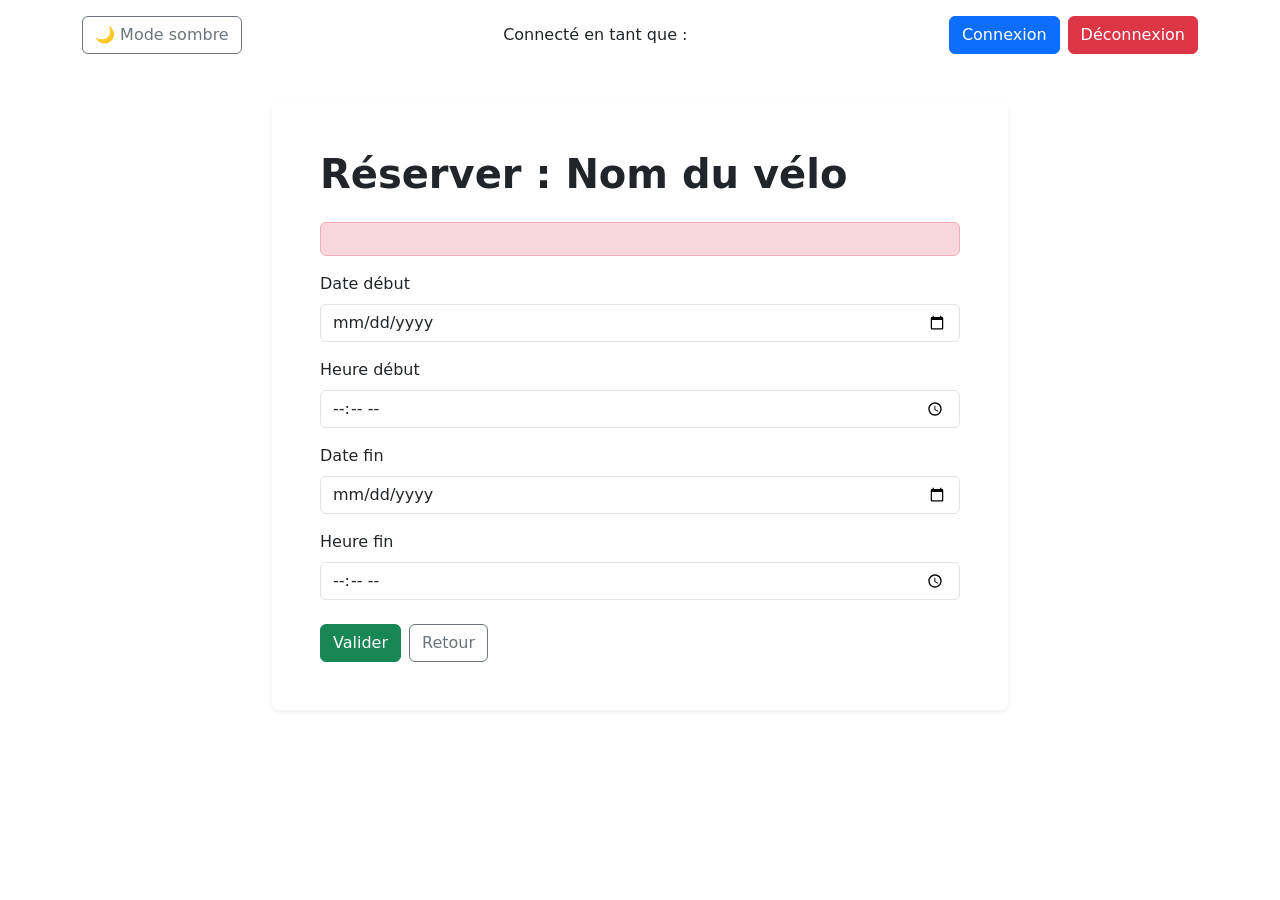
<file: src/main/resources/templates/reservation.html>
<!DOCTYPE html>
<html
        xmlns:th="http://www.thymeleaf.org"
        xmlns:sec="http://www.thymeleaf.org/extras/spring-security"
        lang="fr">
    <head>
        <meta charset="UTF-8">
        <meta name="viewport" content="width=device-width, initial-scale=1.0">
        <title>Réserver un vélo</title>

        <!-- Bootstrap -->
        <link href="https://cdn.jsdelivr.net/npm/bootstrap@5.3.0/dist/css/bootstrap.min.css" rel="stylesheet">

        <!-- CSS principal -->
        <link rel="stylesheet" th:href="@{/css/style.css}">

        <!-- Favicon -->
        <link rel="icon" type="image/png" th:href="@{/images/favicon.png}">
    </head>

    <body id="pageBody">

        <!-- Barre du haut -->
        <div class="container mt-3">
            <div class="d-flex justify-content-between align-items-center flex-wrap gap-2">

                <!-- Gauche : thème -->
                <div>
                    <button id="themeToggle" class="btn btn-outline-secondary">
                        🌙 Mode sombre
                    </button>
                </div>

                <!-- Centre : utilisateur -->
                <div>
                    <span sec:authorize="isAuthenticated()" class="text-dark" id="userStatus">
                        Connecté en tant que :
                        <strong sec:authentication="name"></strong>
                    </span>
                </div>

                <!-- Droite : session -->
                <div class="d-flex gap-2">
                    <a sec:authorize="!isAuthenticated()"
                       th:href="@{/login}"
                       class="btn btn-primary">
                        Connexion
                    </a>

                    <form sec:authorize="isAuthenticated()"
                          th:action="@{/logout}"
                          method="post"
                          style="display:inline;">
                        <button type="submit" class="btn btn-danger">
                            Déconnexion
                        </button>
                    </form>
                </div>
            </div>
        </div>

        <div class="container py-5">
            <div class="row justify-content-center">
                <div class="col-lg-8">

                    <div class="card custom-card border-0 shadow-sm p-4 p-md-5">
                        <h1 class="fw-bold mb-4">
                            Réserver :
                            <span th:text="${bike.name}">Nom du vélo</span>
                        </h1>

                        <!-- Message d'erreur -->
                        <div th:if="${errorMessage}" class="alert alert-danger" role="alert">
                            <span th:text="${errorMessage}"></span>
                        </div>

                        <!-- Formulaire -->
                        <form th:action="@{/reserve}"
                              th:object="${reservation}"
                              method="post">

                            <input type="hidden" name="bikeId" th:value="${bike.id}">

                            <!-- Date début -->
                            <div class="mb-3">
                                <label for="startDate" class="form-label">Date début</label>
                                <input type="date"
                                       id="startDate"
                                       th:field="*{startDate}"
                                       class="form-control"
                                       required>
                            </div>

                            <!-- Heure début -->
                            <div class="mb-3">
                                <label for="startTime" class="form-label">Heure début</label>
                                <input type="time"
                                       id="startTime"
                                       th:field="*{startTime}"
                                       class="form-control"
                                       required>
                            </div>

                            <!-- Date fin -->
                            <div class="mb-3">
                                <label for="endDate" class="form-label">Date fin</label>
                                <input type="date"
                                       id="endDate"
                                       th:field="*{endDate}"
                                       class="form-control"
                                       required>
                            </div>

                            <!-- Heure fin -->
                            <div class="mb-4">
                                <label for="endTime" class="form-label">Heure fin</label>
                                <input type="time"
                                       id="endTime"
                                       th:field="*{endTime}"
                                       class="form-control"
                                       required>
                            </div>

                            <!-- Boutons -->
                            <div class="d-flex flex-wrap gap-2">
                                <button type="submit" class="btn btn-success">
                                    Valider
                                </button>

                                <a href="/bikes" class="btn btn-outline-secondary">
                                    Retour
                                </a>
                            </div>
                        </form>
                    </div>

                </div>
            </div>
        </div>

        <!-- Bootstrap JS -->
        <script src="https://cdn.jsdelivr.net/npm/bootstrap@5.3.0/dist/js/bootstrap.bundle.min.js"></script>

        <!-- Script thème -->
        <script th:src="@{/js/theme.js}"></script>

    </body>
</html>
</file>
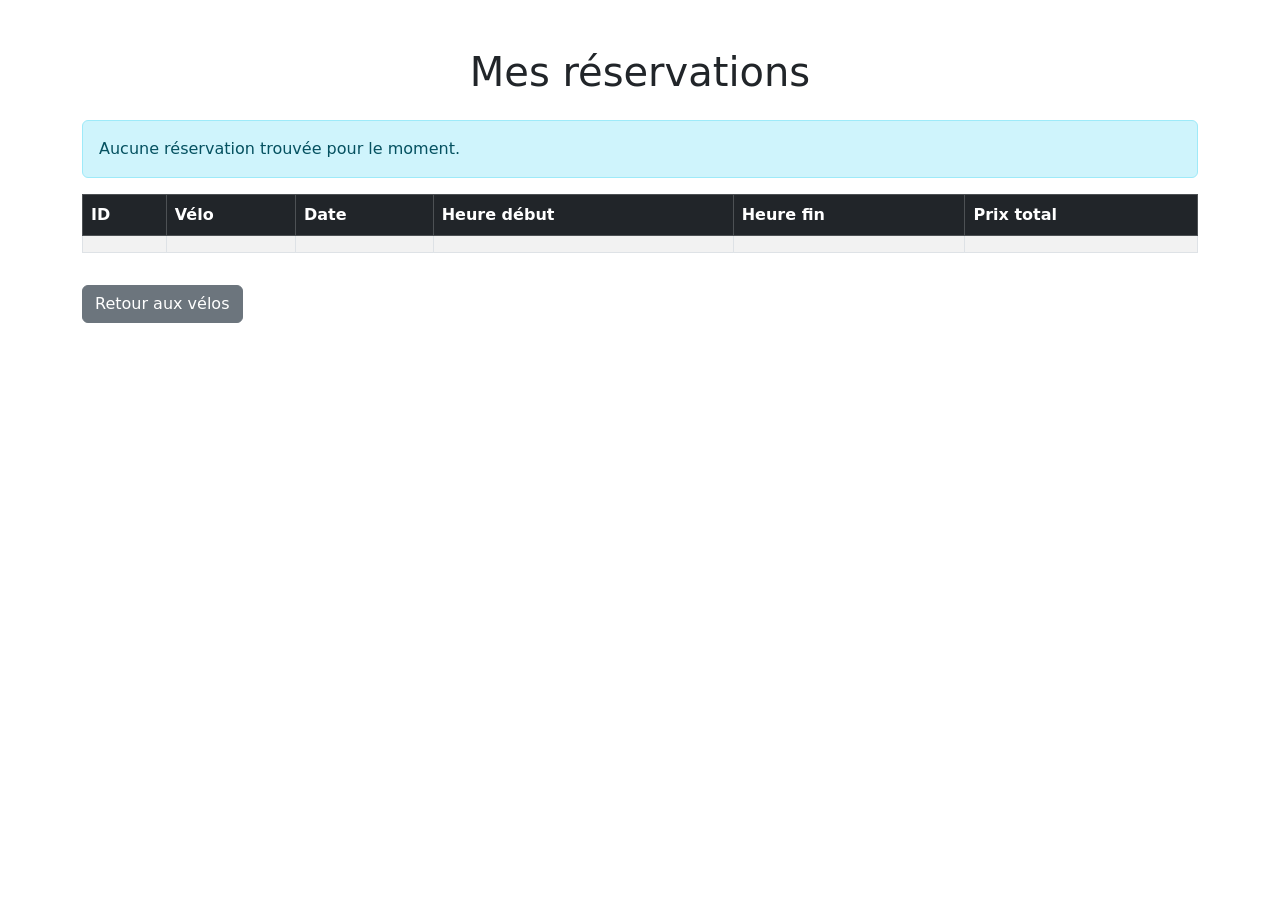
<file: src/main/resources/templates/reservations.html>
<!DOCTYPE html>
<html xmlns:th="http://www.thymeleaf.org" lang="fr">
    <head>
        <meta charset="UTF-8">
        <meta name="viewport" content="width=device-width, initial-scale=1.0">

        <title>Mes réservations</title>
        <link href="https://cdn.jsdelivr.net/npm/bootstrap@5.3.0/dist/css/bootstrap.min.css" rel="stylesheet">

        <link rel="icon" type="image/png" th:href="@{/images/favicon.png}">
    </head>

    <body>

        <div class="container mt-5">
            <!-- Titre principal de la page -->
            <h1 class="text-center mb-4">Mes réservations</h1>

            <!-- Message affiché si aucune réservation n'existe -->
            <div th:if="${#lists.isEmpty(reservations)}" class="alert alert-info">
                Aucune réservation trouvée pour le moment.
            </div>

            <!-- Tableau affiché si des réservations existent
                Avant <div th:if="${!#lists.isEmpty(reservations)}">
               -->
            <div class="table-responsive">
                <table class="table table-bordered table-striped table-hover">
                    <thead class="table-dark">
                    <tr>
                        <th>ID</th>
                        <th>Vélo</th>
                        <th>Date</th>
                        <th>Heure début</th>
                        <th>Heure fin</th>
                        <th>Prix total</th>
                    </tr>
                    </thead>
                    <tbody>
                    <!-- Boucle sur toutes les réservations -->
                    <tr th:each="reservation : ${reservations}">
                        <td th:text="${reservation.id}"></td>
                        <td th:text="${reservation.bike.name}"></td>
                        <td th:text="${reservation.startDate}"></td>
                        <td th:text="${reservation.startTime}"></td>
                        <td th:text="${reservation.endTime}"></td>
                        <td th:text="${reservation.totalPrice} + ' €'"></td>
                    </tr>
                    </tbody>
                </table>
            </div>

            <!-- Bouton de retour vers la liste des vélos -->
            <div class="mt-3">
                <a href="/bikes" class="btn btn-secondary">Retour aux vélos</a>
            </div>
        </div>

    </body>
</html>
</file>
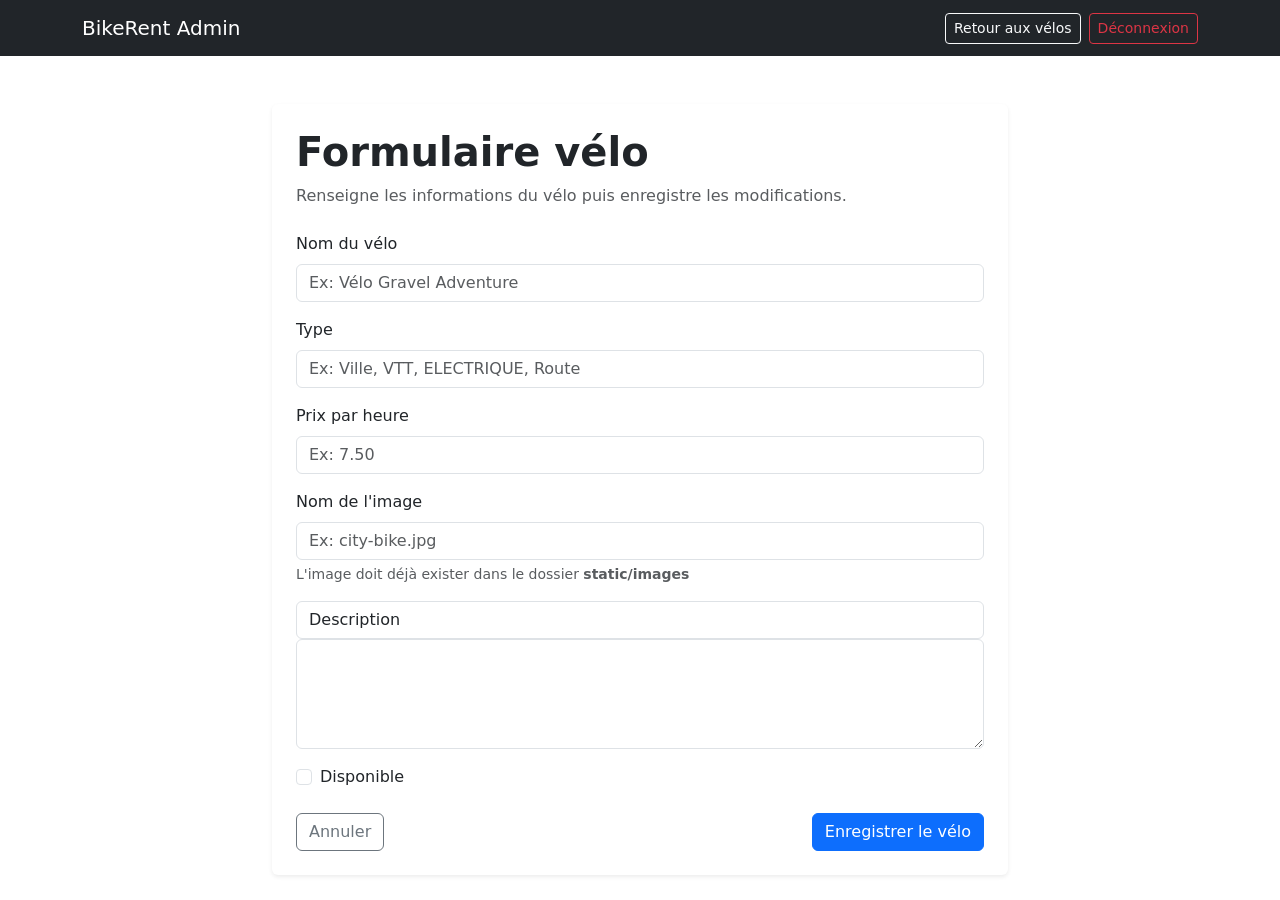
<file: src/main/resources/templates/admin/bike-form.html>
<!DOCTYPE html>
<html lang="fr" xmlns:th="http://www.thymeleaf.org">
    <head>
        <meta charset="UTF-8">
        <title>Ajouter un vélo - Admin</title>
        <meta name="viewport" content="width=device-width, initial-scale=1.0">

        <link href="https://cdn.jsdelivr.net/npm/bootstrap@5.3.0/dist/css/bootstrap.min.css" rel="stylesheet">
        <link rel="stylesheet" th:href="@{/css/style.css}">
    </head>
    <body id="pageBody">
        <nav class="navbar navbar-expand-lg navbar-dark bg-dark mb-4">
            <div class="container">
                <a class="navbar-brand" th:href="@{/admin/dashboard}">
                    BikeRent Admin
                </a>

                <div class="d-flex gap-2">
                    <a class="btn btn-outline-light btn-sm" th:href="@{/admin/bikes}">
                        Retour aux vélos
                    </a>
                    <form th:action="@{/logout}" method="post" style="display: inline;">
                        <button type="submit" class="btn btn-outline-danger btn-sm">
                            Déconnexion
                        </button>

                    </form>
                </div>
            </div>
        </nav>

        <main class="container py-4">
            <div class="row justify-content-center">
                <div class="col-lg-8">

                    <div class="card border-0 shadow-sm">
                        <div class="card-body p-4">

                            <h1 class="fw-bold mb-2">Formulaire vélo</h1>
                            <p class="text-muted mb-4">
                                Renseigne les informations du vélo puis enregistre les modifications.
                            </p>

                            <form th:action="@{/admin/bikes}" th:object="${bike}" method="post">
                                <input type="hidden" th:field="*{id}">
                                <div class="mb-3">
                                    <label for="name" class="form-label">Nom du vélo</label>
                                    <input  type="text"
                                            id="name"
                                            th:field="*{name}"
                                            class="form-control"
                                            placeholder="Ex: Vélo Gravel Adventure"
                                            required
                                    >

                                </div>
                                <div class="mb-3">
                                    <label for="type" class="form-label">Type</label>
                                    <input  type="text"
                                            id="type"
                                            th:field="*{type}"
                                            class="form-control"
                                            placeholder="Ex: Ville, VTT, ELECTRIQUE, Route"
                                            required
                                    >

                                </div>

                                <div class="mb-3">
                                    <label for="hourlyPrice" class="form-label">Prix par heure</label>
                                    <input  type="number"
                                            id="hourlyPrice"
                                            th:field="*{hourlyPrice}"
                                            class="form-control"
                                            step="0.01"
                                            min="0"
                                            placeholder="Ex: 7.50"
                                            required
                                    >
                                </div>

                                <div class="mb-3">
                                    <label for="imageName" class="form-label">Nom de l'image</label>
                                    <input  type="text"
                                            id="imageName"
                                            th:field="*{imageName}"
                                            class="form-control"
                                            placeholder="Ex: city-bike.jpg"
                                            required
                                    >
                                    <div class="form-text">
                                        L'image doit déjà exister dans le dossier <strong>static/images</strong>
                                    </div>
                                </div>

                                <div class="mb-3">
                                    <label for="description" class="form-control">Description</label>
                                    <textarea id="description"
                                              th:field="*{description}"
                                              class="form-control"
                                              rows="4"
                                              placeholder="Description du vélo..."
                                              required
                                    >

                                    </textarea>
                                </div>
                                <div class="form-check mb-4">
                                    <input type="checkbox"
                                           id="available"
                                           th:field="*{available}"
                                           class="form-check-input"
                                    >
                                    <label for="available" class="form-check-label">
                                        Disponible
                                    </label>
                                </div>

                                <div class="d-flex justify-content-between">
                                    <a th:href="@{/admin/bikes}" class="btn btn-outline-secondary">
                                        Annuler
                                    </a>

                                    <button type="submit" class="btn btn-primary">
                                        Enregistrer le vélo
                                    </button>
                                </div>
                            </form>

                        </div>
                    </div>

                </div>
            </div>
        </main>

        <script src="https://cdn.jsdelivr.net/npm/bootstrap@5.3.0/dist/js/bootstrap.bundle.min.js"></script>
        <script th:src="@{/js/theme.js}"></script>
    </body>
</html>
</file>
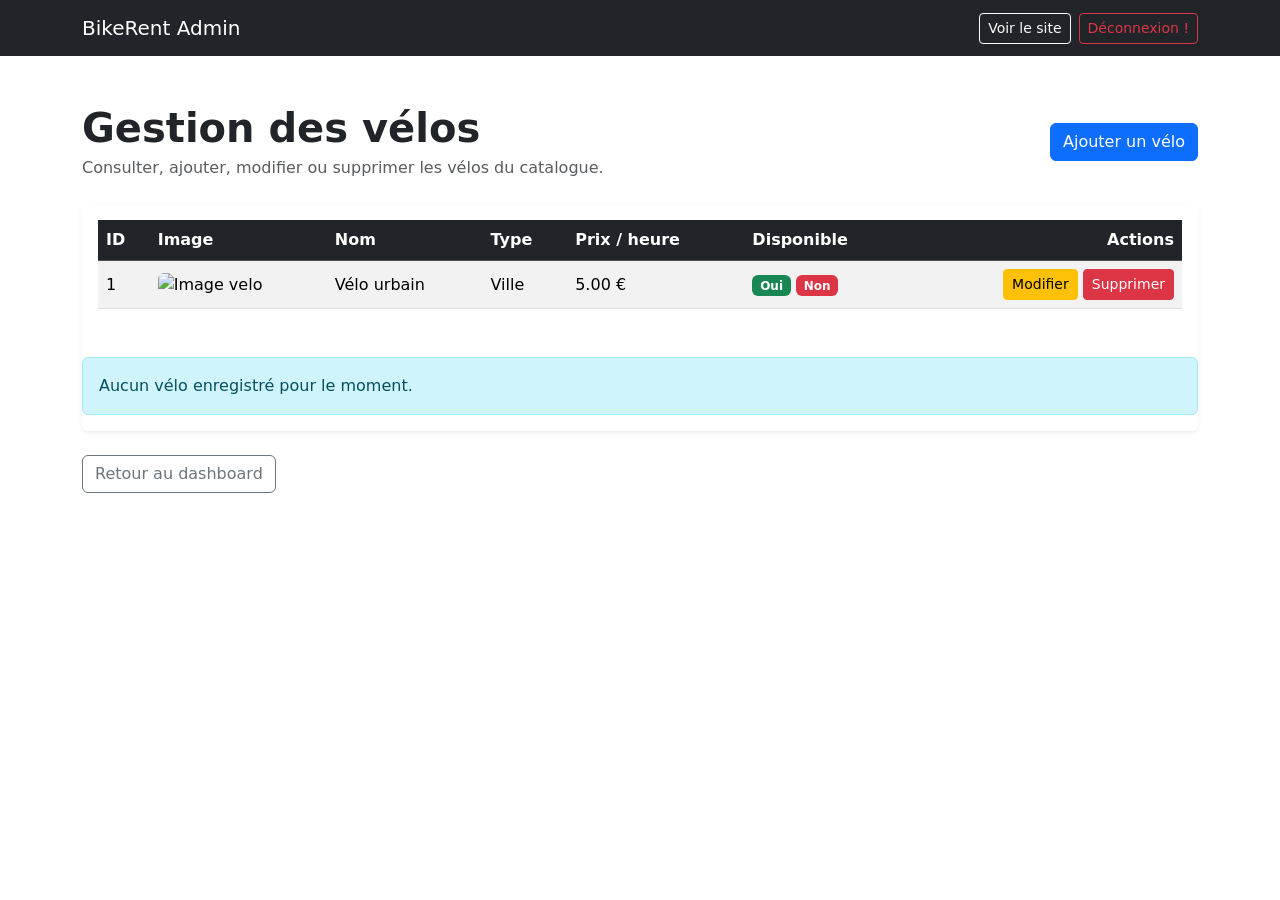
<file: src/main/resources/templates/admin/bikes.html>
<!DOCTYPE html>
<html lang="fr" xmlns:th="http://www.thymeleaf.org">
<head>
    <meta charset="UTF-8">
    <title>Gestion des vélos - Admin</title>
    <meta name="viewport" content="width=device-width, initial-scale=1.0">

    <!-- Bootstrap -->
    <link href="https://cdn.jsdelivr.net/npm/bootstrap@5.3.0/dist/css/bootstrap.min.css" rel="stylesheet">

    <link rel="stylesheet" th:href="@{/css/style.css}">
</head>

<body id="pageBody">
    <!-- Navbar admin -->
    <nav class="navbar navbar-expand-lg navbar-dark bg-dark mb-4">
        <div class="container">
            <a class="navbar-brand" th:href="@{/admin/dashboard}">
                BikeRent Admin
            </a>

            <div class="d-flex gap-2">
                <a class="btn btn-outline-light btn-sm" th:href="@{/bikes}">
                    Voir le site
                </a>
                <form th:action="@{/logout}" method="post" style="display: inline;">
                    <button type="submit" class="btn btn-outline-danger btn-sm">
                        Déconnexion !
                    </button>
                </form>

            </div>
        </div>
    </nav>

    <main class="container py-4">
        <!-- Titre + bouton ajouter -->
        <div class="d-flex justify-content-between align-items-center flex-wrap gap-3 mb-4">
            <div>
                <h1 class="fw-bold mb-1">Gestion des vélos</h1>
                <p class="text-muted mb-0">
                    Consulter, ajouter, modifier ou supprimer les vélos du catalogue.
                </p>
            </div>

            <a class="btn btn-primary" th:href="@{/admin/bikes/new}">
                Ajouter un vélo
            </a>
        </div>

        <!-- Tableau -->
        <div class="card border-0 shadow-sm">
            <div class="card-body">

                <div class="table-responsive">
                    <table class="table table-striped table-hover align-middle">
                        <thead class="table-dark">
                            <tr>
                                <th>ID</th>
                                <th>Image</th>
                                <th>Nom</th>
                                <th>Type</th>
                                <th>Prix / heure</th>
                                <th>Disponible</th>
                                <th class="text-end">Actions</th>
                            </tr>
                        </thead>

                        <tbody>
                            <tr th:each="bike : ${bikes}">
                                <td th:text="${bike.id}">1</td>

                                <td>
                                    <img th:src="@{'/images/' + ${bike.imageName}}"
                                         alt="Image velo"
                                         class="rounded"
                                         style="width: 80px; height: 55px; object-fit: cover;"
                                    >
                                </td>
                                <td th:text="${bike.name}">Vélo urbain</td>
                                <td th:text="${bike.type}">Ville</td>
                                <td th:text="|${bike.hourlyPrice} €|">5.00 €</td>
                                <td>
                                    <span th:if="${bike.available}" class="badge bg-success">
                                        Oui
                                    </span>

                                    <span th:unless="${bike.available}" class="badge bg-danger">
                                        Non
                                    </span>
                                </td>

                                <td class="text-end">
                                    <a class="btn btn-warning btn-sm"
                                        th:href="@{/admin/bikes/edit/{id}(id=${bike.id})}">
                                        Modifier
                                    </a>
                                    <a class="btn btn-danger btn-sm"
                                       th:href="@{/admin/bikes/delete/{id}(id=${bike.id})}"
                                        onclick="return confirm('Voulez-vous vraiment supprimer ce vélo ?');">
                                        Supprimer
                                    </a>
                                </td>
                            </tr>
                        </tbody>
                    </table>
                </div>

            </div>

            <div th:if="${#lists.isEmpty(bikes)}" class="alert alert-info mt-3">
                Aucun vélo enregistré pour le moment.
            </div>
        </div>

        <div class="mt-4">
            <a class="btn btn-outline-secondary" th:href="@{/admin/dashboard}">
                Retour au dashboard
            </a>
        </div>
    </main>

    <!-- Bootstrap JS -->
    <script src="https://cdn.jsdelivr.net/npm/bootstrap@5.3.0/dist/js/bootstrap.bundle.min.js"></script>

    <!-- Script theme -->
    <script th:src="@{/js/theme.js}"></script>

</body>
</html>
</file>
